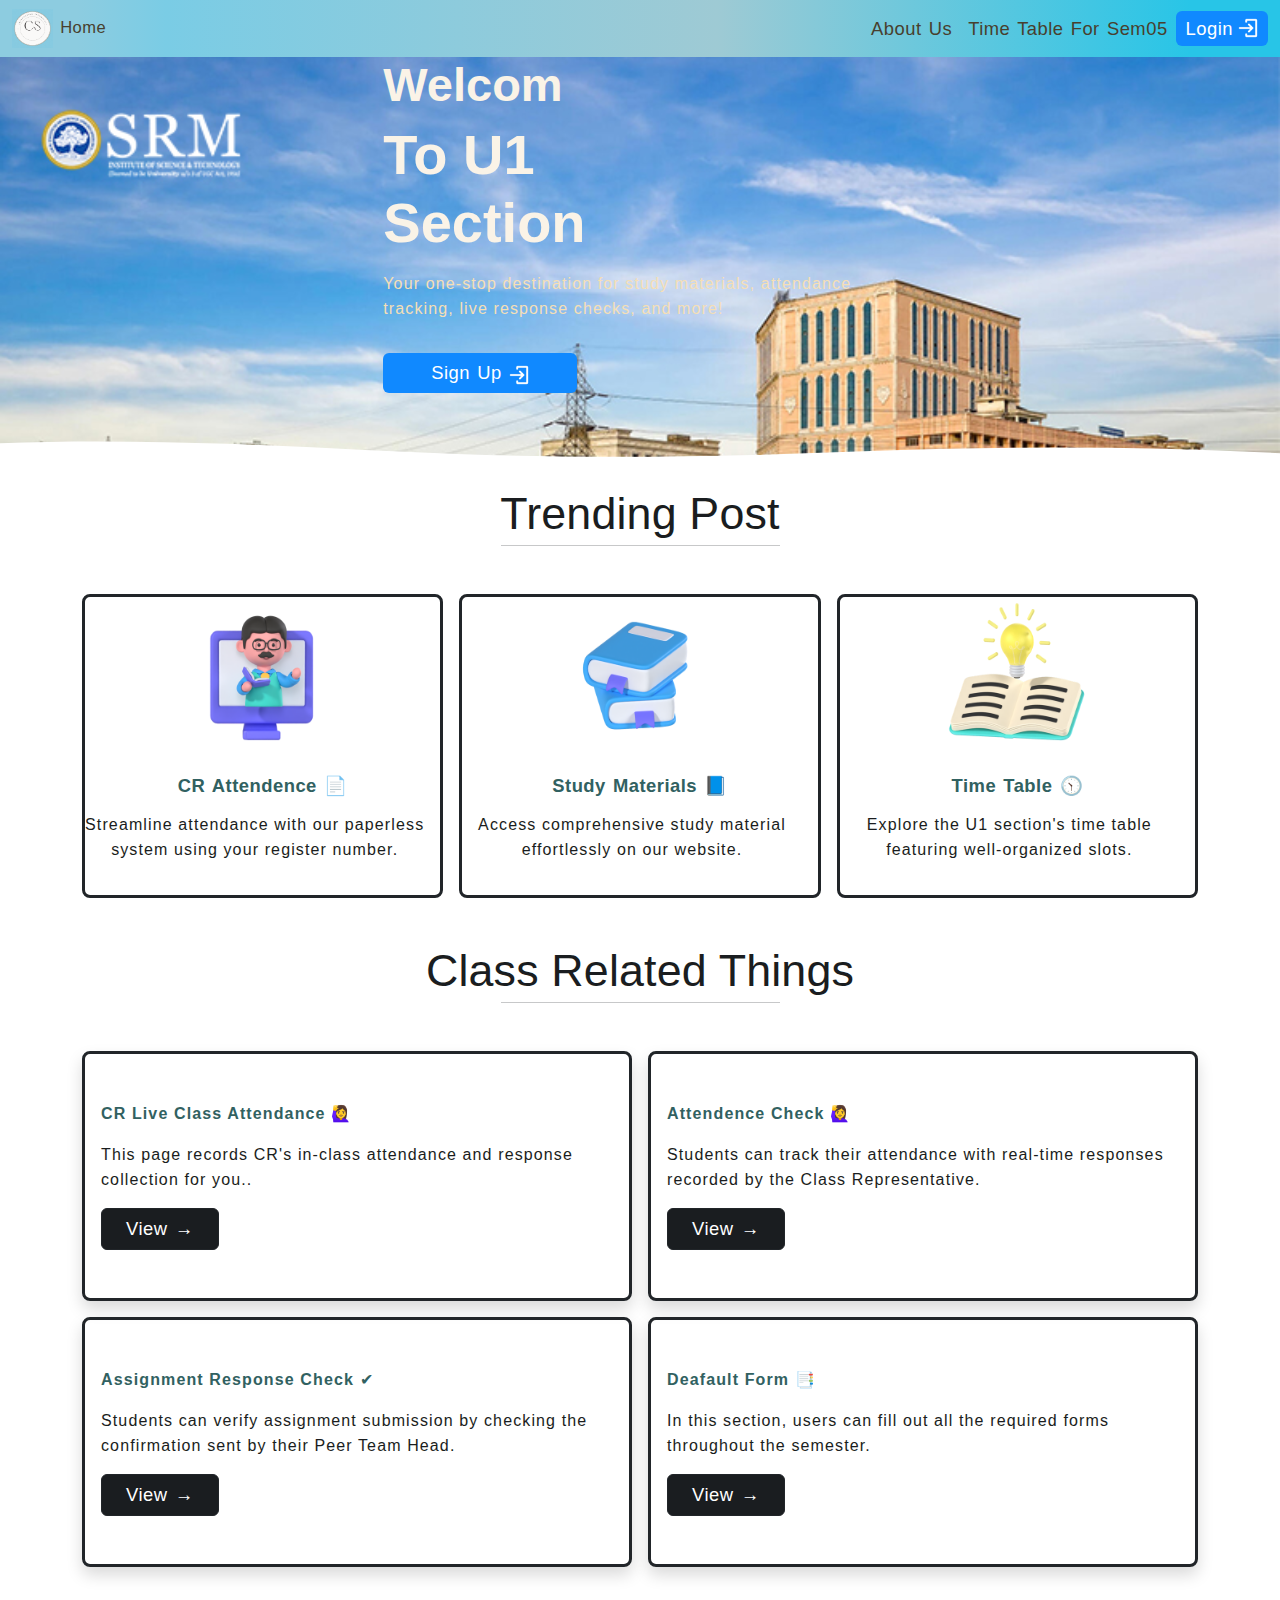
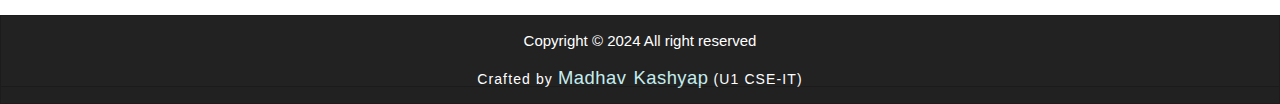
<file: Class website/index.html>
<!doctype html>
<html lang="en">
<head>
    <!-- //notification -->
    <script src="https://cdn.onesignal.com/sdks/OneSignalSDK.js" defer></script>
<script>
  window.OneSignal = window.OneSignal || [];
  OneSignal.push(function() {
    OneSignal.init({
      appId: "7f0f7ebf-18f9-419b-a6c0-e737fd8d3089",
    });
  });
</script>

    <!-- //notification -->
    <!-- // meta tag -->
    <meta charset="UTF-8">  
    <meta content="width=device-width, user-scalable=no, initial-scale=1.0, maximum-scale=1.0, minimum-scale=1.0"
          name="viewport">
    <meta content="ie=edge" http-equiv="X-UA-Compatible">
    <meta name="description" content="Attendence: Study Materials · Sem 03 · Time Table · Faculity Details · Attendence Check  ..."/>
    <meta name="keywords" content="srm u1 section,madhav.live, madhav, madhav , u1 time table, time table u1,madhavKashyap,u1 section by madhav,madhavKashyap"/>
    <meta name="author" content="madhav  Kashyap"/>
    <meta name="copyright" content="Copyright © 2023  All Rights Reserved."/>


     <!-- // meta tag -->

     <link rel="manifest" href="/manifest.json">
    <link href="./css/style2.css" rel="stylesheet">
    <link href="./css/style.css" rel="stylesheet">
    <link crossorigin="anonymous" href="https://cdnjs.cloudflare.com/ajax/libs/font-awesome/6.4.0/css/all.min.css"
          integrity="sha512-iecdLmaskl7CVkqkXNQ/ZH/XLlvWZOJyj7Yy7tcenmpD1ypASozpmT/E0iPtmFIB46ZmdtAc9eNBvH0H/ZpiBw=="
          referrerpolicy="no-referrer" rel="stylesheet"/>
<style>
    #rcorners{
        border-radius: 0px;
    }
    #rcorners-height{
        padding-top: 2rem;
        padding-bottom: 1rem;
  padding: 0px; 
  height: 70px
  
        
    }
    #madhav-footer-color{
        color: rgb(197, 237, 238);
    }
    #card-text-color{
        color: rgb(49, 97, 97);
        font-weight: bold;
        
    }
    #btn-pad{
        padding-top: 1rem;
    }

    #h1--color{
        color: rgb(250, 243, 231)
    }
   
   #madhav---{
   display: inline;
   font-size: 16.5px;
   font-weight: 500;
   font-family: sans-serif;
   color: rgb(72, 63, 46)
   }
   #home-color{
    color: rgb(72, 63, 46) 
   }
   .center-container {
    display: flex;
    justify-content: center;
    align-items: center;
    
   
}

.modal {
    display: none;
    position: fixed;
    top: 0;
    left: 0;
    width: 100%;
    height: 100%;
    background-color: rgba(0, 0, 0, 0.5);
    justify-content: center;
    align-items: center;
}

.modal-content {
    background: rgb(2,0,36);
background: linear-gradient(90deg, rgba(2,0,36,1) 0%, rgba(64,153,171,1) 0%, rgba(121,178,184,1) 100%, rgba(168,180,194,0.9514399509803921) 100%);
    padding: 20px;
    border-radius: 5px;
    box-shadow: 0px 5px 15px rgba(0, 0, 0, 0.3);
    display: flex;
    flex-direction: column;
    align-items: center;
    width: auto;
}

.nav-item {
    margin: 10px 0;
}

hr {
    height: 1px; /* Adjust the height as needed */
    width:100%; /* Adjust the width as needed */
    margin: 5px 0; /* Adjust the margin as needed */
}
a {
    color: white;
}



</style>
<link rel="shortcut icon" href="./img/favicon.png" type="image/x-icon"> <!---for fevicon-->
    <title>CSE IT U1 Section</title>
    
</head>
<body>


  

       <!-- //for notification for app install -->

<!--//nav bar start-->

<nav class="navbar  navbar-expand-lg nav--background py-1 pt-lg-1">
    <div class="container-fluid ">
        <!-- <a class="navbar-brand  nav-link " href="#">Section Of Information Technology</a> -->
        <a class="navbar-brand" href="./index.html">
            <img  src="./img/nav.gif" alt="Logo" width="41" height="39" class="d-inline-block align-text-centre">
            <!-- Information Technology -->
            <h6 id="madhav---"> Home  </h6>
          </a>
        <button aria-controls="navbarSupportedContent" aria-expanded="false" aria-label="Toggle navigation"
                class="navbar-toggler"
                data-bs-target="#navbarSupportedContent" data-bs-toggle="collapse" type="button">
            <span class="navbar-toggler-icon"></span>
        </button>
        <div class="collapse navbar-collapse" id="navbarSupportedContent">
            <ul class="navbar-nav ms-auto mb-2 mb-lg-0 ">
            <li>
                <a class="nav-link center-container " href="./about-us.html">About Us</a>
            </li>

            <li>
                <a class="nav-link center-container " href="#">Time Table For Sem05</a>
            </li>
            <div class="center-container">
                <button type="button" class="btn btn-primary center-button" id="centerButton">
                    
                    <span class="login-text">Login</span>
                    <img src="./img/login.png" alt="Login Icon" class="login-icon">
                </button>
            </div>
           
            <style>
             .center-container {
    text-align: center;
}

.center-button {
    display: inline-flex;
    align-items: center;
    gap: 5px; /* Adjust the gap between the image and text */
    padding: 10px; /* Adjust the padding as needed */
    height: 35px; /* Adjust the button height as needed */

}

.login-icon {
    width: 20px; /* Adjust the image width as needed */
    height: 20px; /* Adjust the image height as needed */
    vertical-align: middle;
    filter: invert(100%); /* This will turn the image white */
}

.login-text {
    flex: 1; /* This ensures the text takes up the remaining space */
}

            </style>
            
                <div class="modal" id="loginModal">
                    <div class="modal-content">
                        <ul class="nav">
                            <li class="nav-item">
                                <!-- <a href="./peer-head-login">Peer Head Login</a> -->
                                <button type="button" class="btn btn-primary center-button" id="centerButton">
                    
                                    <a href="./peer-head-login"><span class="login-text">Peer Head Login</span></a>
                                    
                                    <img src="./img/login.png" alt="Login Icon" class="login-icon">
                                </button>
                            </li>
                        </ul>
                        <hr> <!-- Horizontal line to divide -->
                        <ul class="nav">
                            <li class="nav-item">
                                <!-- <a href="./student-login">Student Login</a> -->

                                <button type="button" class="btn btn-primary center-button" id="centerButton">
                    
                                    <a href="./student-login"><span class="login-text">Student Login</span></a>
                                    
                                    <img src="./img/login.png" alt="Login Icon" class="login-icon">
                                </button>
                            </li>
                        </ul>
                        <hr> <!-- Horizontal line to divide -->
                        <ul class="nav">
                            <li class="nav-item">
                                <!-- <a href="./CrLogin">CR Login</a> -->
                                <button type="button" class="btn btn-primary center-button" id="centerButton">
                    
                                    <a href="./CrLogin"><span class="login-text">CR Login</span></a>
                                    
                                    <img src="./img/login.png" alt="Login Icon" class="login-icon">
                                </button>
                                
                            </li>
                        </ul>
                    </div>
                </div>
                
                
                
                
                
                
                
                
         


            </ul>

        </div>
    </div>
</nav>
<script>
  document.addEventListener("DOMContentLoaded", function () {
    const centerButton = document.getElementById("centerButton");
    const loginModal = document.getElementById("loginModal");

    centerButton.addEventListener("click", function () {
        loginModal.style.display = "flex";
    });

    window.addEventListener("click", function (event) {
        if (event.target === loginModal) {
            loginModal.style.display = "none";
        }
    });
});


</script>
<!--//nav bar END-->

<!--hero section START-->

<section class="bg-main bg-color hero-section">
    <div class="container">
        <div class="row mb-5 ">
            <div class=" madhav---Kashyap flex-column align-items-center justify-content-center col-xl-6 xol-lg-6 col-md-12 col-12 order-1 order-lg-0 text-md-start text-center">
                <h1 id="typing-effect"></h1>

                <script>
                    const textElement = document.getElementById("typing-effect");
                    const textToType = "Welcome";
                    const typingSpeed = 140; // Adjust typing speed here (lower is faster)
                    let currentIndex = 0;
            
                    function typeText() {
                        if (currentIndex < textToType.length) {
                            textElement.textContent += textToType[currentIndex];
                            currentIndex++;
                            setTimeout(typeText, typingSpeed);
                        }
                    }
            
                    typeText();
                </script>
                <style>
                #typing-effect {
            font-size: 47px;
            color: #FAF3E7;
            text-transform: capitalize;
            white-space: nowrap;
            overflow: hidden;
            font-weight: bold;
        }

        @keyframes typing {
            from {
                width: 0;
            }
            to {
                width: 100%;
            }
        }
    </style>
                </style>

                <h1 id="h1--color" class=" text-capitalize fw-bolder  ">
                    To U1 Section  
                </h1>
                <!-- //extra -->
               

                <!-- //extra -->
                <p class="mt-3 mb-5  para-width text-light-grey ">
                     Your one-stop destination for study materials, 
                    attendance tracking, live response checks, and more!
                </p>

                <div class="text-center w-100 text-md-start">
                    <a href="./signup">
                        <button class="btn btn-primary px-5 py-2" data-bs-offset="0,5" data-bs-placement="top"
                            data-bs-title="Under Construction" data-bs-toggle="tooltip">
                            
                            Sign Up
                            <img src="./img/login.png" alt="Registration Icon" class="registration-icon">
                        </button>
                    </a>
                </div>
<style>
    .text-center {
    text-align: center;
}

.text-md-start {
    text-align: left;
}

.registration-icon {
    width: 20px; /* Adjust the image width as needed */
    height: 20px; /* Adjust the image height as needed */
    vertical-align: middle;
    filter: invert(100%); /* This will turn the image white */
}

</style>                

            </div>

            <div class="col-xl-6 xol-lg-6 col-md-12 col-12 order-0 order-lg-1 hero-image--section ">
                <div class="text-md-end text-center mb-5">

                    <!-- <img src="./img/hero.png" alt="image" class="hero-img--section"> -->
                </div>
            </div>

        </div>

    </div>
    <div class="custom-shape-divider-bottom-1688096299">
        <svg data-name="Layer 1" xmlns="http://www.w3.org/2000/svg" viewBox="0 0 1200 120" preserveAspectRatio="none">
            <path d="M321.39,56.44c58-10.79,114.16-30.13,172-41.86,82.39-16.72,168.19-17.73,250.45-.39C823.78,31,906.67,72,985.66,92.83c70.05,18.48,146.53,26.09,214.34,3V0H0V27.35A600.21,600.21,0,0,0,321.39,56.44Z" class="shape-fill"></path>
        </svg>
    </div>
</section>


<!--hero section end -->

<!--service section-->

<section class=" services-section">
    <div class="container text-center common-title fw-bold">
        <h2 class="common-heading">Trending Post</h2>
        <hr class="w-25 mx-auto ">
    </div>

    

    <div class="container mt-5">
        <div class="row g-3 ">
            <div class="col-xxl-4 col-lg-4 col-12 ">
                <div class=" card-box rounded-2 p-5 text-center">
                    <a href="./attendence"><img alt="Image" class="img-fluid"
                        src="./img/attendence.png"
                        width="200px"></a>

                         <h5 class="my-3 fw-normal"><a id="card-text-color" href="./attendence">CR Attendence 📄</a> </h5>
                    <p class="pe-3 mb-5">
                        Streamline attendance with our paperless system using your register number.
                    </p>
                    <div class="  d-flex justify-content-center align-items-center ">
                        <!-- <a class="icon-span d-flex justify-content-center align-items-center rounded-circle mb-3"
                           href="">
                            <i class="fa-solid fa-arrow-right"> </i>
                        </a> -->
                    </div>
                </div>
            </div>

            <div class="col-xxl-4 col-lg-4 col-12  ">
                <div class=" card-box rounded-2 p-5 text-center ">
                    <a href="./Study-Materials"><img
                        alt="Image" class="img-fluid"
                             src="./img/studymaterial.png" width="200px"></a>

                    <h5 class="my-3 fw-normal"><a id="card-text-color" href="./Study-Materials">Study Materials 📘 </a> </h5>
                    <p class="pe-3 mb-5">
                        Access comprehensive study material effortlessly on our website.
                    </p>
                    <div class="  d-flex justify-content-center align-items-center ">
                        <!-- <a class="icon-span d-flex justify-content-center align-items-center rounded-circle mb-3"
                           href="#">
                            <i class="fa-solid fa-arrow-right"> </i>
                        </a> -->
                    </div>
                </div>
            </div>

            <div class="col-xxl-4 col-lg-4 col-12 ">
                <div class=" card-box rounded-2 p-5 text-center">
                    <a href="./u1-time-table"><img
                        alt=" Image" class="img-fluid " 
                     src="./img/sem03.png" width="200px"></a>

                    <h5 class="my-3 fw-normal"><a id="card-text-color" href="./u1-time-table">Time Table 🕥</a> </h5>
                    <p class="pe-3 mb-5">
                        Explore the U1 section's time table featuring well-organized slots. 
                    </p>
                    <div class="  d-flex justify-content-center align-items-center ">
                        <!-- <a class="icon-span d-flex justify-content-center align-items-center rounded-circle mb-3"
                           href="#">
                            <i class="fa-solid fa-arrow-right"> </i>
                        </a> -->
                    </div>
                </div>
            </div>
        </div>
    </div>

</section>


<!--service section end-->

<!-- //class related things -->

<section class="common-section business-section   " id="online_services">
    <div class="container text-center fw-bold  common-title">
        <h2 class="common-heading">Class Related Things</h2>
        <hr class="w-25 mx-auto ">
    </div>

    <div class="container">
        <div class="row g-3 ">
            <div class="col-xl-6  col-md-12 ">
                <div class="d-flex  px-3 py-5 shadow ">
                    

                    <div class="row ">
                        <p  id="card-text-color" class="mb-3 fw-bolder ">CR Live Class Attendance 🙋‍♀️ </p>
                        
                        <p>This page records CR's in-class attendance and response collection for you.. </p>

                            <div id="btn-pad"><a  class="px-4 py-2 btn btn-dark" href="./view-live-attendence"> View →</a></div>
                    </div>
                </div>
            </div>

            <div class="col-xl-6 col-md-12 ">
                <div class="d-flex  px-3 py-5 shadow ">

                    <div class="row ">
                        <p id="card-text-color" class="mb-3 fw-bolder">Attendence Check 🙋‍♀️</p>
                        <p>Students can track their attendance with real-time responses recorded by the Class Representative.</p>

                            <div id="btn-pad"><a  class="px-4 py-2 btn btn-dark" href="./attendence-check"> View →</a></div>
                    </div>
                </div>
            </div>

            <div class="col-xl-6 col-md-12 ">
                <div class="d-flex  px-3 py-5 shadow ">
                    

                    <div class="row ">
                        <p id="card-text-color" class="mb-3 fw-bolder">Assignment Response Check ✔</p>
                        <p>Students can verify assignment submission by checking the confirmation sent by their Peer Team Head. </p>

                            <div id="btn-pad"><a  class="px-4 py-2 btn btn-dark" href="./assignment-response"> View →</a></div>
                    </div>
                </div>
            </div>

            <div class="col-xl-6 col-md-12 ">
                <div class="d-flex  px-3 py-5 shadow ">
                    

                    <div class="row ">
                        <p id="card-text-color" class="mb-3 fw-bolder">Deafault Form 📑</p>
                        <p>In this section, users can fill out all the required forms throughout the semester.</p>
                            <div id="btn-pad"><a  class="px-4 py-2 btn btn-dark" href="./default-form">View →</a></div>
                            
                    </div>
                    
                </div>
            </div>
        </div>
    </div>

</section>


<!-- //class related things -->











<!--footer section-->

<footer>

<div id="rcorners" class="card text-center main-footer-section text-white ">
  <div id="rcorners-height" class="card-body">
    <h5  class="card-title-2 text-white  ">Copyright &copy 2024 All right reserved</h5>
    <p class="card-text-2 text-white madhav--credit  ">Crafted by <a id="madhav-footer-color"href=" https://www.linkedin.com/in/madhav892" target="_blank" >Madhav  Kashyap</a> (U1 CSE-IT)</p>
  </div>
  <div class="card-footer text-body-secondary">
    <!-- <h6 class="text-white card-text-3"> <u>Version-- AR</u> </h6> -->
  </div>
</div>

</footer>

<!--footer sectoin ends -->
<script src="https://cdn.jsdelivr.net/npm/bootstrap@5.0.2/dist/js/bootstrap.bundle.min.js"
        integrity="sha384-MrcW6ZMFYlzcLA8Nl+NtUVF0sA7MsXsP1UyJoMp4YLEuNSfAP+JcXn/tWtIaxVXM"
        crossorigin="anonymous"></script>

<script>
    const tooltipTriggerList = document.querySelectorAll('[data-bs-toggle="tooltip"]')
    const tooltipList = [...tooltipTriggerList].map(tooltipTriggerEl => new bootstrap.Tooltip(tooltipTriggerEl))
</script>
</body>
</html>
</file>
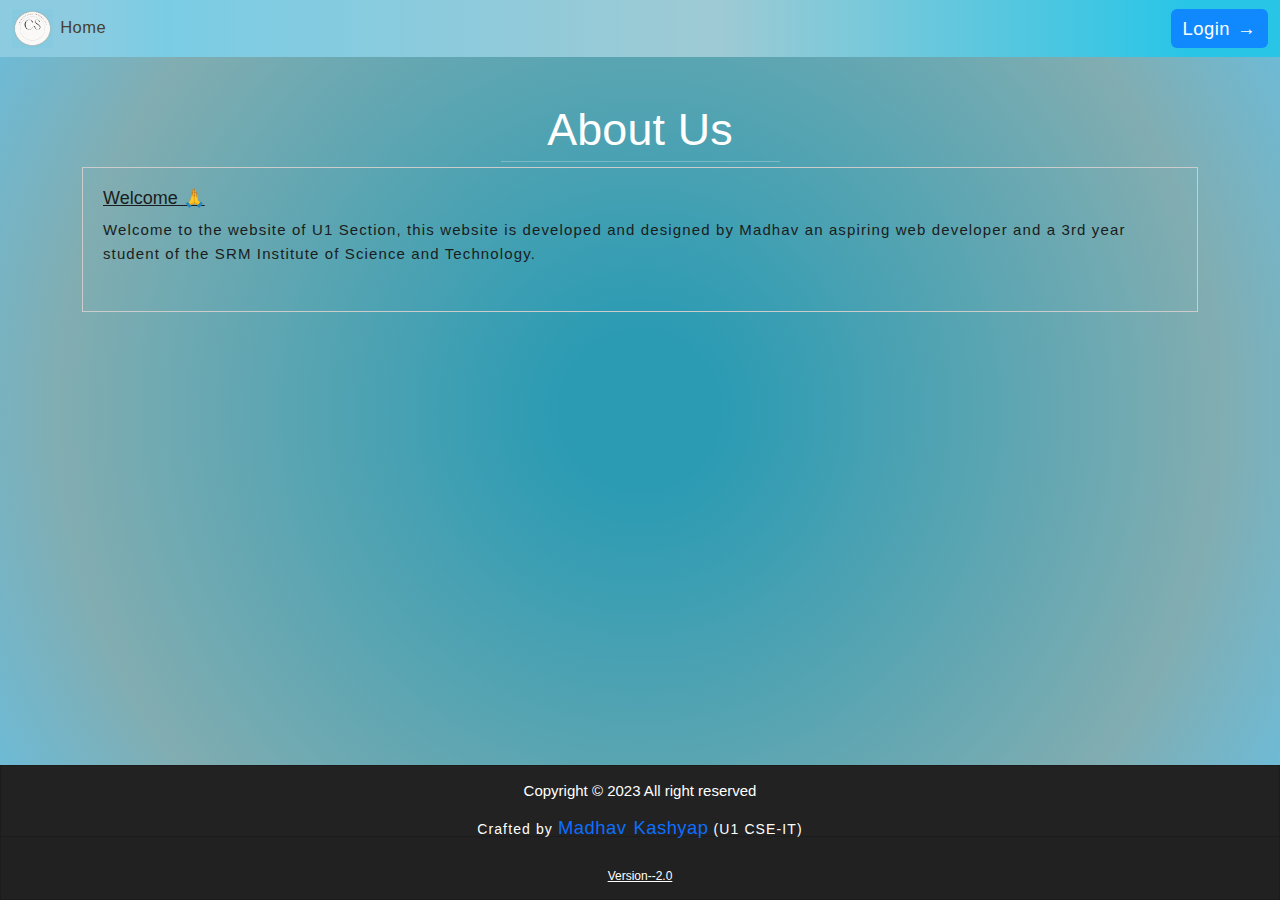
<file: Class website/about-us.html>
<!doctype html>
<html lang="en">
<head>
      <!-- // meta tag -->
      <meta charset="UTF-8">
      <meta content="width=device-width, user-scalable=no, initial-scale=1.0, maximum-scale=1.0, minimum-scale=1.0"
            name="viewport">
      <meta content="ie=edge" http-equiv="X-UA-Compatible">
      <meta name="description" content="Attendence: Study Materials · Sem 03 · Time Table · Faculity Details · Attendence Check  ..."/>
      <meta name="keywords" content="srm U1 section,Madhavrishu.live, Madhavrishu, Madhav rishu, U1 time table, time table U1,Madhavtiwari,U1 section by Madhavrishu,Madhavrishutiwari"/>
      <meta name="author" content="Madhav "/>
      <meta name="copyright" content="Copyright © 2023  All Rights Reserved."/>
  
  
       <!-- // meta tag -->
    <link href="./css/style2.css" rel="stylesheet">
    <link href="./css/style.css" rel="stylesheet">
    <link crossorigin="anonymous" href="https://cdnjs.cloudflare.com/ajax/libs/font-awesome/6.4.0/css/all.min.css"
          integrity="sha512-iecdLmaskl7CVkqkXNQ/ZH/XLlvWZOJyj7Yy7tcenmpD1ypASozpmT/E0iPtmFIB46ZmdtAc9eNBvH0H/ZpiBw=="
          referrerpolicy="no-referrer" rel="stylesheet"/>
<style>
      body{
    min-height: 100vh;
    display: flex;

    flex-direction: column;
}
footer{
    margin-top: auto;
}
    #rcorners{
        border-radius: 0px;
    }
    #rcorners-height{
        padding-top: 2rem;
        padding-bottom: 1rem;
  padding: 0px; 
  height: 70px
  
        
    }
    #Madhav-footer-color{
        color: rgb(197, 237, 238);
    }
    #card-text-color{
        color: rgb(49, 97, 97);
        font-weight: bold;
        
    }
    #btn-pad{
        padding-top: 1rem;
    }

    #h1--color{
        color: rgb(250, 243, 231)
    }
   
   #Madhav---{
   display: inline;
   font-size: 16.5px;
   font-weight: 500;
   font-family: sans-serif;
   color: rgb(72, 63, 46)
   }
   #home-color{
    color: rgb(72, 63, 46) 
   }
   #bottom-border{
    text-align: center;
border-style: solid;
border-color: black;
border-radius: 7px;
margin-left: 1%;
margin-right: 1%;
   }

   .containeU1 {
      max-width: max-content;
      max-height: max-content;
      margin: 0 auto;
      padding: 20px;
      border: 1px solid #ccc;
      
    }
    #aboout-us-padding{
    
    /* //none */
    
    }
    .center {
      text-align: center;
    }
    
    
    #tag-size{
        font-size: 18px;
    }
    #img--dev{
        width: 5rem;
        display: block;
        
  
    }
    #img--dev1{
        width: 8rem;
        display: block;
        
  
    }
    #img--dev2{
        width: 2rem;
        height: 2rem;
        display: block;
        
  
    }
    #para-size{
        font-size: 15px;
    }
    body{ 
  /* text-align:center; */
  display:grid; 
  grid-template-rows: auto 1fr auto; 
  min-height:100vh; 
}
.center-container {
    display: flex;
    justify-content: center;
    align-items: center;
    
   
}

.modal {
    display: none;
    position: fixed;
    top: 0;
    left: 0;
    width: 100%;
    height: 100%;
    background-color: rgba(0, 0, 0, 0.5);
    justify-content: center;
    align-items: center;
}

.modal-content {
    background-color: rgb(247, 226, 209);
    padding: 20px;
    border-radius: 5px;
    box-shadow: 0px 5px 15px rgba(0, 0, 0, 0.3);
    display: flex;
    flex-direction: column;
    align-items: center;
    width: auto;
}

.nav-item {
    margin: 10px 0;
}

hr {
    height: 1px; /* Adjust the height as needed */
    width:100%; /* Adjust the width as needed */
    margin: 5px 0; /* Adjust the margin as needed */
} 
</style>

    <title>About Us</title>
    <link rel="shortcut icon" href="./img/favicon.png" type="image/x-icon"> <!---for fevicon-->


    
<body>


<!--//nav bar start-->

<nav class="navbar  navbar-expand-lg nav--background py-1 pt-lg-1">
    <div class="container-fluid ">
        <!-- <a class="navbar-brand  nav-link " href="#">Section Of Information Technology</a> -->
        <a class="navbar-brand" href="./index.html">
            <img  src="./img/nav.gif" alt="Logo" width="41" height="39" class="d-inline-block align-text-centre">
            <!-- Information Technology -->
            <h6 id="Madhav---"> Home  </h6>
          </a>
        <button aria-controls="navbarSupportedContent" aria-expanded="false" aria-label="Toggle navigation"
                class="navbar-toggler"
                data-bs-target="#navbarSupportedContent" data-bs-toggle="collapse" type="button">
            <span class="navbar-toggler-icon"></span>
        </button>
        <div class="collapse navbar-collapse" id="navbarSupportedContent">
            <ul class="navbar-nav ms-auto mb-2 mb-lg-0 ">
            <!-- <li>
                <a class="nav-link center-container " href="./about-us">About Us</a>
            </li> -->
                <div class="center-container">
                 
                    <button type="button" class="btn btn-primary center-button" id="centerButton">Login →</button>
                </div>
                
                <div class="modal" id="loginModal">
                    <div class="modal-content">
                        <ul class="nav">
                            <li class="nav-item">
                                <a href="./peer-head-login">Peer Head Login</a>
                            </li>
                        </ul>
                        <hr> <!-- Horizontal line to divide -->
                        <ul class="nav">
                            <li class="nav-item">
                                <a href="./student-login">Student Login</a>
                            </li>
                        </ul>
                        <hr> <!-- Horizontal line to divide -->
                        <ul class="nav">
                            <li class="nav-item">
                                <a href="./CrLogin">CR Login</a>
                            </li>
                        </ul>
                    </div>
                </div>
                
                
                
                
                
                
                
                
         


            </ul>

        </div>
    </div>
</nav>
<script>
  document.addEventListener("DOMContentLoaded", function () {
    const centerButton = document.getElementById("centerButton");
    const loginModal = document.getElementById("loginModal");

    centerButton.addEventListener("click", function () {
        loginModal.style.display = "flex";
    });

    window.addEventListener("click", function (event) {
        if (event.target === loginModal) {
            loginModal.style.display = "none";
        }
    });
});


</script>
<!--//nav bar END-->

<!-- attendance section -->
<section class="common-section bg-color2 contact-section text-white">


    <div class="container text-center fw-bold common-title1 ">
        <h2 class="common-heading text-white ">About Us</h2>
        <hr class="w-25 mx-auto">
    </div>

    <div class="container ">
        

        <div class="containeU1">
            <div id="aboout-us-padding">
                
            <h1 id="tag-size" > <u>Welcome 🙏</u> </h1>
            <p id="para-size">Welcome to the  website of U1 Section, this website is developed and designed by Madhav 
                 an aspiring web developer and a 3rd year student of the SRM Institute of Science and Technology. </p>
<br>

                
        </div>
    </div>
   
    
</section>
<footer>

    <div id="rcorners" class="card text-center main-footer-section text-white ">
      <div id="rcorners-height" class="card-body">
        <h5  class="card-title-2 text-white  ">Copyright &copy 2023 All right reserved</h5>
        <p class="card-text-2 text-white madhav--credit  ">Crafted by <a id="madhav-footer-color"href=" https://www.linkedin.com/in/madhav892" target="_blank" >Madhav  Kashyap</a> (U1 CSE-IT)</p>
  </div>
      <div class="card-footer text-body-secondary">
        <h6 class="text-white card-text-3"> <u>Version--2.0</u> </h6>
      </div>
    </div>
    
    </footer>
    
    <!--footer sectoin ends -->
    <script src="https://cdn.jsdelivr.net/npm/bootstrap@5.0.2/dist/js/bootstrap.bundle.min.js"
            integrity="sha384-MrcW6ZMFYlzcLA8Nl+NtUVF0sA7MsXsP1UyJoMp4YLEuNSfAP+JcXn/tWtIaxVXM"
            crossorigin="anonymous"></script>
    
    <script>
        const tooltipTriggerList = document.querySelectorAll('[data-bs-toggle="tooltip"]')
        const tooltipList = [...tooltipTriggerList].map(tooltipTriggerEl => new bootstrap.Tooltip(tooltipTriggerEl))
    </script>
    </body>
    </html>
</file>
<file: Class website/css/style.css>
*{
    margin: 0;
    padding: 0;
    box-sizing: border-box;

    font-family: Arial, Helvetica, sans-serif;
}

:root{
    --bs-dark-color: #1a1d20;
    --bs-dark-primary:#0091b4;
    --bs-main-color:#fff;
    --bs-primary-color:#c6c6c6;
    --secondary-color: #29a9fd;
    --bs-supporting-color: #C850C0;
}

h1, h2,h3,h4,h5{
    font-family: 'Lexend Deca', sans-serif;
    color: var( --bs-dark-color);
}

h1{
    font-size: 3.5rem;
}

h2{
    line-height: 3rem;
    font-weight: 600;
    font-size: 3.4rem;
}

p{
    margin: 0;
    font-weight: 400;
    font-size: 1rem;
    color: var( --bs-dark-color);
    letter-spacing: 0.07rem;
    line-height: 1.55rem;
    font-synthesis: none;
    text-rendering: optimizeLegibility;
}

a{
    text-decoration: none;
}

.bg-main{
    height: 25rem;
    position: relative;
}
.anuj---tiwari{
    margin-top: 2rem;
}
.bg-color{
    /* background-color: rgba(110, 213, 187, 100); */


 background-image: url('../img/SRM\ bg\ image.jpg'); 
    background-size: cover; 
    background-blend-mode: overlay; 

   
}
.bg-color2{
    background: rgb(113, 127, 130);
    background: radial-gradient(circle, rgba(43,155,179,1) 11%, rgba(129,173,177,1) 79%, rgba(110,186,213,1) 100%, rgba(111,192,211,1) 100%);
  
}

.bg-theme{

    color: var( --bs-supporting-color);
    background-image: none!important;
}

.fa-star{
    color: var( --bs-supporting-color);
}

.nav--background{
    background: rgb(141,204,224);
    background: linear-gradient(90deg, rgba(141,204,224,1) 6%, rgba(122,204,229,1) 13%, rgba(158,202,212,1) 56%, rgba(40,197,231,1) 93%);
}

.nav-link{
    color: rgb(72, 63, 46);
    /* color: black !important;  */
    font-weight: 500;
}

.nav-link:hover{
    color: blue !important;
}

/*hero section style */

.hero-section .container{
    display:grid;
    place-items: center;
  
}


.hero-img--section{
    width: 25rem;
    /* border-radius: 2rem; */
}

@media screen and (max-width: 1400px) {

    .hero-img--section{
        /* width: 25rem; */
        border-radius: 1rem;
    }
}


@media screen and (max-width: 1200px) {

    .hero-section{
        height: 80vh;
    }

    .hero-img--section{
        /* width: 20rem; */
        border-radius: 1rem;
    }
}



@media screen and (max-width: 998px) {

    h1{
        font-size: 2rem;
    }

    section .common-heading{
        font-size: 2rem;
    }

    section  .para-width{
        width:  auto;
    }

    .hero-section{
        height: 46vh;
    }

    .navbar-toggler{
        border-color: var( --bs-main-color);
    }

    .navbar-toggler-icon{
        background-color: var( --bs-main-color);
    }

}

/*shape divider start */

.custom-shape-divider-bottom-1688096299 {
    position: absolute;
    bottom: 0;
    left: 0;
    width: 100%;
    overflow: hidden;
    line-height: 0;
    transform: rotate(180deg);
}

.custom-shape-divider-bottom-1688096299 svg {
    position: relative;
    display: block;
    width: calc(100% + 1.3px);
    height: 17px;
}

.custom-shape-divider-bottom-1688096299 .shape-fill {
    fill: #FFFFFF;
}

/*shape dividers end */

.common-section{
    padding: 0 0 3rem 0;
}

.more-info-section{
    background-image: linear-gradient(rgba(22,22,22,0.9), rgba(22,22,22,0.9)), url("https://images.pexels.com/photos/316093/pexels-photo-316093.jpeg?auto=compress&cs=tinysrgb&w=1260&h=750&dpr=1");
    background-size: cover;
    background-position: center;
    background-repeat: no-repeat;
    background-attachment: fixed;
    padding: 6rem 0;
    overflow: hidden;
}

.more-info-section .img-section{
    position: relative;
}

.more-info-section img{
    position: absolute;
    top: -10%;
    left: 0;
    max-width: 100%;
    width: 70%;
    /*transform: scaleX(-1);*/
}


@media screen and (max-width: 1200px) {
    .more-info-section img{
        position: absolute;
        bottom: 10%;
        /*right: 10%;*/
        /*top: 50%;*/
        top: 0;
        left: 55%;
        max-width: 100%;
        width: 50%;
        transform: scaleX(1);
    }


    .para-width{
        width: 90%
    }

}

@media screen and (max-width: 768px) {
    .more-info-section img{
        display: none;
    }
}

.services-section{
    padding: 2rem 0 3rem 0!important;
}

.business-section{
    padding-top: 0rem;
}

.btn-primary{
    /* margin-bottom: 4cm; */
    background: #1089ff;
    border: none;
    outline: none;
}


.para-width{
    width: 55ch;
}

.text-grey{
    color:#00000080;
}

.text-light-grey{
    color: rgb(245, 223, 182)
}

.card-title{
    font-weight: 500;
    letter-spacing: .05rem;
}

.common-heading{
    font-size: 2.8rem;
    font-weight: 500;
    letter-spacing: 0.01rem!important;
}

.common-title {
    margin-bottom: 3rem;
}

.card-box:hover{
    box-shadow: rgba(149, 157, 165, 0.2) 0 8px 24px;
}

.services-section .card-box{
border-style: solid;

    padding: 0rem  0rem 0rem!important;
    border-radius: .5rem!important;
    height: 19rem;
}

button, a{
    font-size: 1.15rem!important;
    letter-spacing: 0.03rem;
    word-spacing: .1rem;
}

.btn-dark{
   
    background-color: #1a1d20;
    color: var( --bs-main-color);
}

/*carousal section */
.carousel-inner .card{
    background-color: #262631;
    color: var( --bs-main-color);
    transition: all .2s linear;
}

.carousel-inner .card p{
    color: var( --bs-main-color);
}

.carousel-inner .card:hover{
    background: var( --bs-main-color);
    color: var( --bs-dark-color);
}

.carousel-inner .card:hover p{
    color: var( --bs-dark-color);
}


@media screen and (max-width: 998px) {
    .carousel .carousel-indicators {
        bottom: -8%;
    }
}

/*carousal section end */


/*blog section */

.blog-section{
    padding-bottom: 3rem;
}

/*blog section ends */

/*contact section */

.contact-section{
    position: relative;
}

.contact-section .common-title{
    padding-top: 10rem;
}
.contact-section .common-title1{
    padding-top: 3rem;
}
.contact-section .form-section{
    width: 50%;
}

.custom-shape-divider-top-1684211116 {
    position: absolute;
    top: 0;
    left: 0;
    width: 100%;
    overflow: hidden;
    line-height: 0;
}

.custom-shape-divider-top-1684211116 svg {
    position: relative;
    display: block;
    width: calc(100% + 1.3px);
    height: 150px;
}

.custom-shape-divider-top-1684211116 .shape-fill {
    fill: var( --bs-main-color);
}




@media screen and (max-width: 998px) {
    .contact-section .common-title{
       padding-top: 10rem;
    }

    .contact-section  .form-section{
        width: 100%;
    }
}

/*contact section end */

/*footer styling */
.main-footer-section{
 padding: 0 0 0rem 0;
    background-color: #222;
    color: var( --bs-main-color);
    justify-content: center;
}
.footer--section{
justify-content: center;
align-items: center;
}


.contact-div{
    background-color:  var(--bs-dark-primary);
}

.icon-div{
    width: 5rem;
    height: 5rem;
    /*background: #1089ff;*/
}

.icon-span{
    width: 2rem;
    height: 2rem;
    background-color: #1089ff;
    color: var( --bs-main-color);
}

.icon-span .fa-brands, .fab{
    color:white;
}

.carousel-indicators{
    bottom: -20%;
}

.carousel-indicators [data-bs-target]{
    margin-top: 2rem;
    width: .7rem;
    height: .7rem;
    background-color: #1089ff;
}

.anuj--credit{
    font-size: 1.1rem;
}

/* //for time table */
.t1 {
    color: blue;
    text-shadow: 2px 2px 4px yellow;
}

/* // login bckground color */
.center-container {
    display: flex;
    justify-content: center;
    align-items: center;
    
   
}

.modal {
    display: none;
    position: fixed;
    top: 0;
    left: 0;
    width: 100%;
    height: 100%;
    background-color: rgba(0, 0, 0, 0.5);
    justify-content: center;
    align-items: center;
}

.modal-content {
    background: rgb(2,0,36);
background: linear-gradient(90deg, rgba(2,0,36,1) 0%, rgba(64,153,171,1) 0%, rgba(121,178,184,1) 100%, rgba(168,180,194,0.9514399509803921) 100%);
    padding: 20px;
    border-radius: 5px;
    box-shadow: 0px 5px 15px rgba(0, 0, 0, 0.3);
    display: flex;
    flex-direction: column;
    align-items: center;
    width: auto;
}

.nav-item {
    margin: 10px 0;
}

hr {
    height: 1px; /* Adjust the height as needed */
    width:100%; /* Adjust the width as needed */
    margin: 5px 0; /* Adjust the margin as needed */
}
.login-text {
    color: white;
  }
</file>
